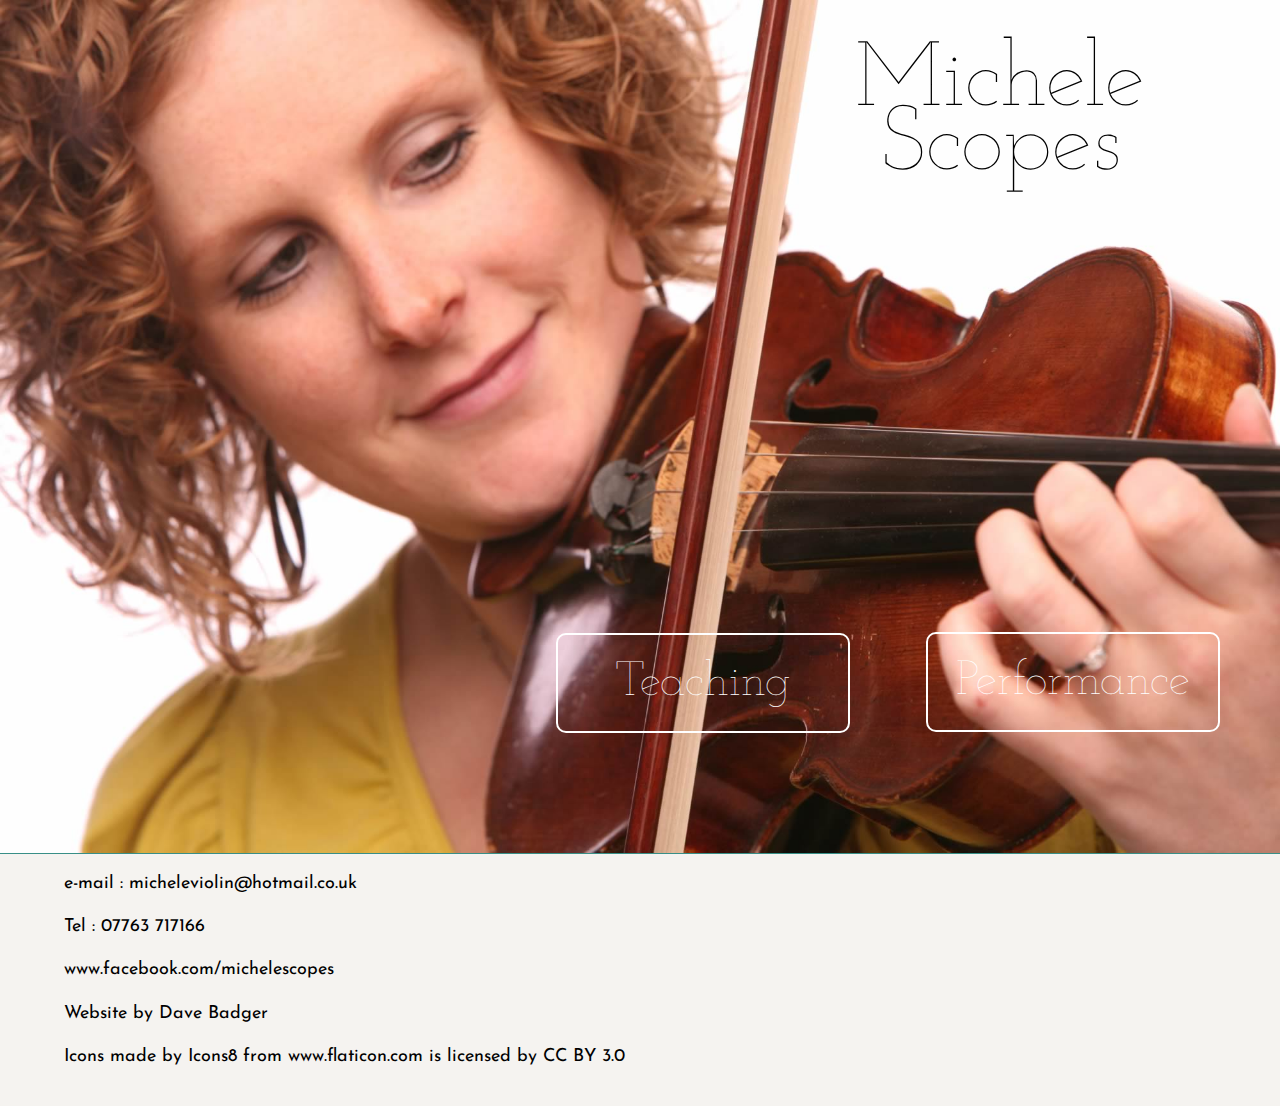
<file: index.html>
<DOCTYPE! html>
	<html>
		<head>
			<link rel="stylesheet" href="normalize.css"/>
			<link rel="stylesheet" href="style.css"/>
			<link href='http://fonts.googleapis.com/css?family=Josefin+Sans|Josefin+Slab:100,300,400' rel='stylesheet' type='text/css'>

			<meta name="viewport" content="initial-scale=1"/>
			<meta charset="utf-8"/>
			<meta name="description" content="Michele Scopes - Violin teacher and performer - Brighton Hove Portslade"/>
			<title>Michele Scopes - Violin</title>
		</head>
		<body>
			<div class="container-land">
				<div class="landing-header">
					<h1>Michele Scopes</h1>
				</div>
				<div class="hero-image">
					<img src="images/Michele3.jpg"/>
				</div>
				<a href="teaching.html">
					<div class="button1">
						<h3>Teaching</h3>
					</div>
				</a>
				<a href="performance.html">
					<div class="button2">
						<h3>Performance<h3>
					</div>
				</a>
			</div>
		
		<footer>
			<div class="fcenter">
				<div class="footer">
					<a href="mailto:micheleviolin@hotmail.co.uk?subject=Teaching query">
					<p>e-mail : micheleviolin@hotmail.co.uk</p></a>
					<a href="tel:+447763717166">
					<p>Tel : 07763 717166</p></a>
					<a href="http://facebook.com/michelescopes" target="_blank">
					<p>www.facebook.com/michelescopes</p></a>
					<p>Website by <a href="mailto:thedrowners@hotmail.com?subject=website enquiry">Dave Badger</a></p>
					<p>Icons made by Icons8 from <a href="http://www.flaticon.com" title="Flaticon">www.flaticon.com</a>         is licensed by <a href="http://creativecommons.org/licenses/by/3.0/" title="Creative Commons BY 3.0">CC BY 3.0</a></p>
				</div>
				
			</div>
		</footer>

	</body>
	</html>
</file>
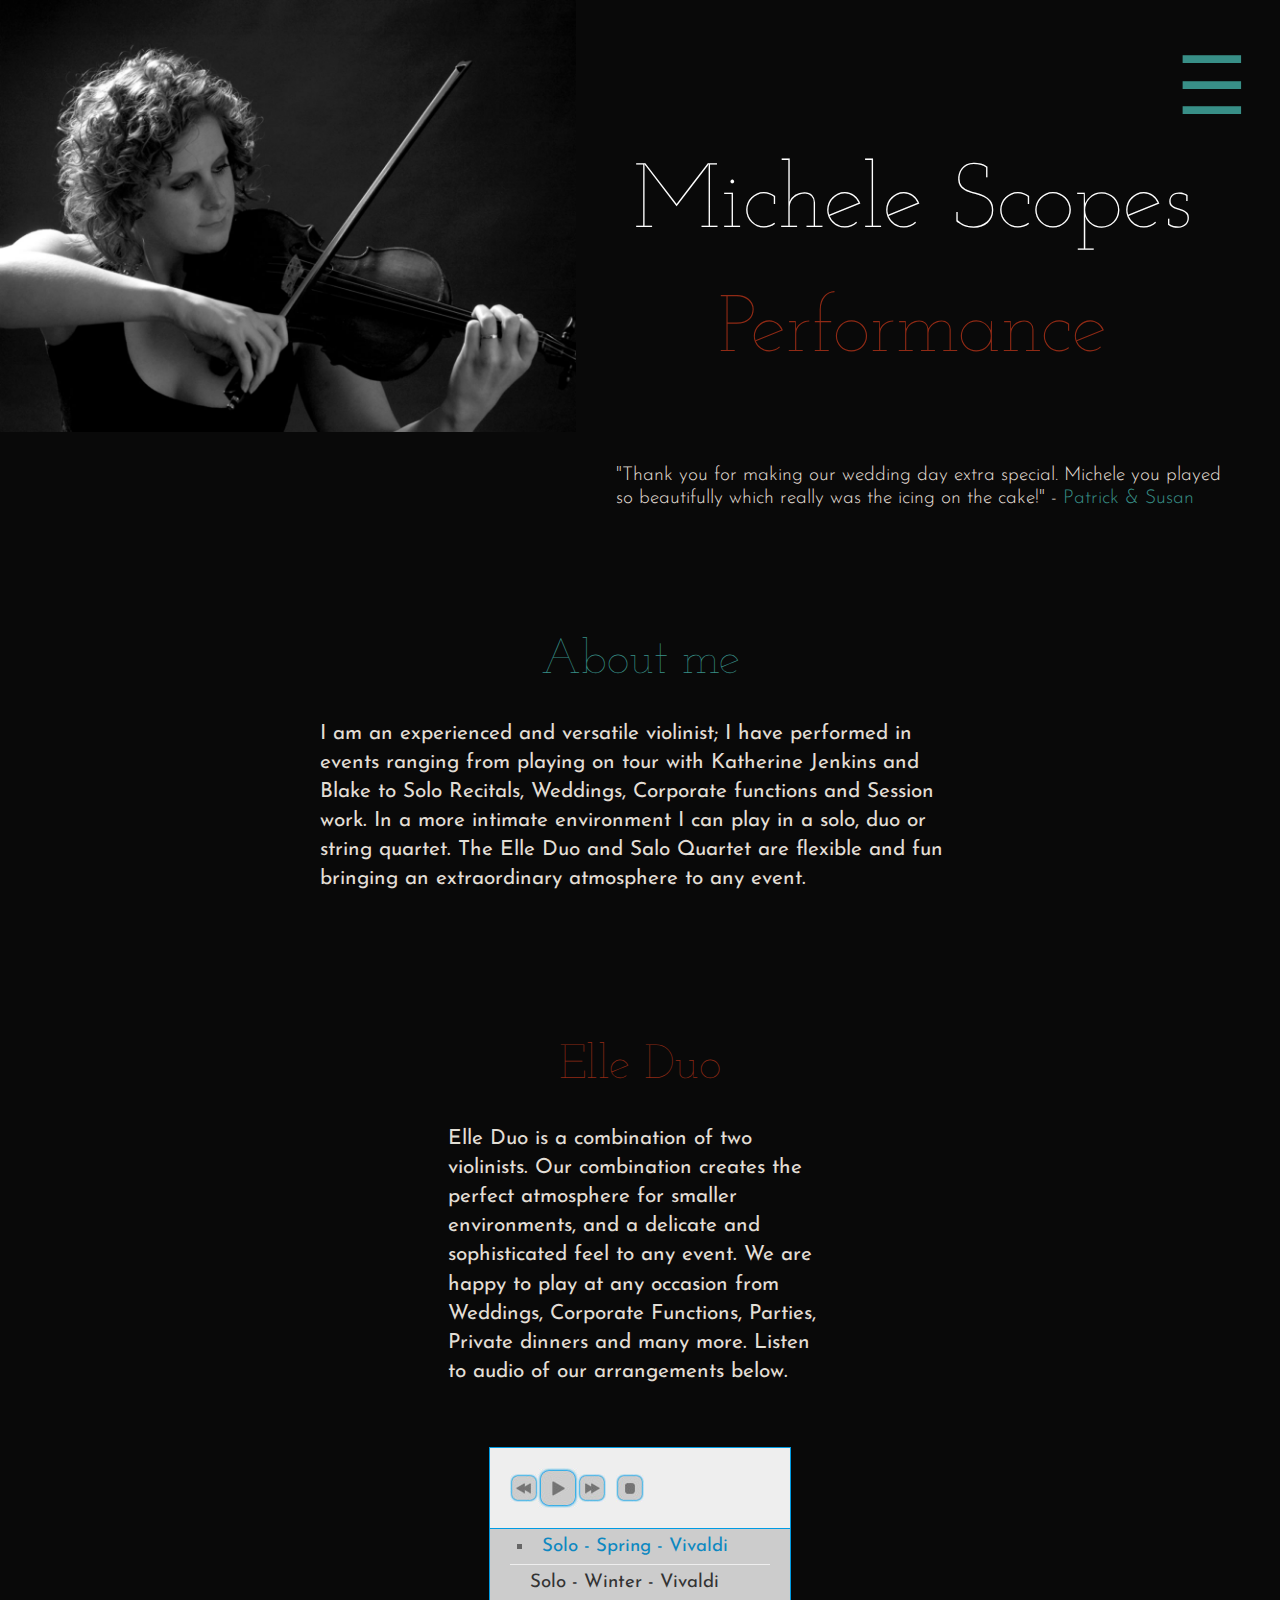
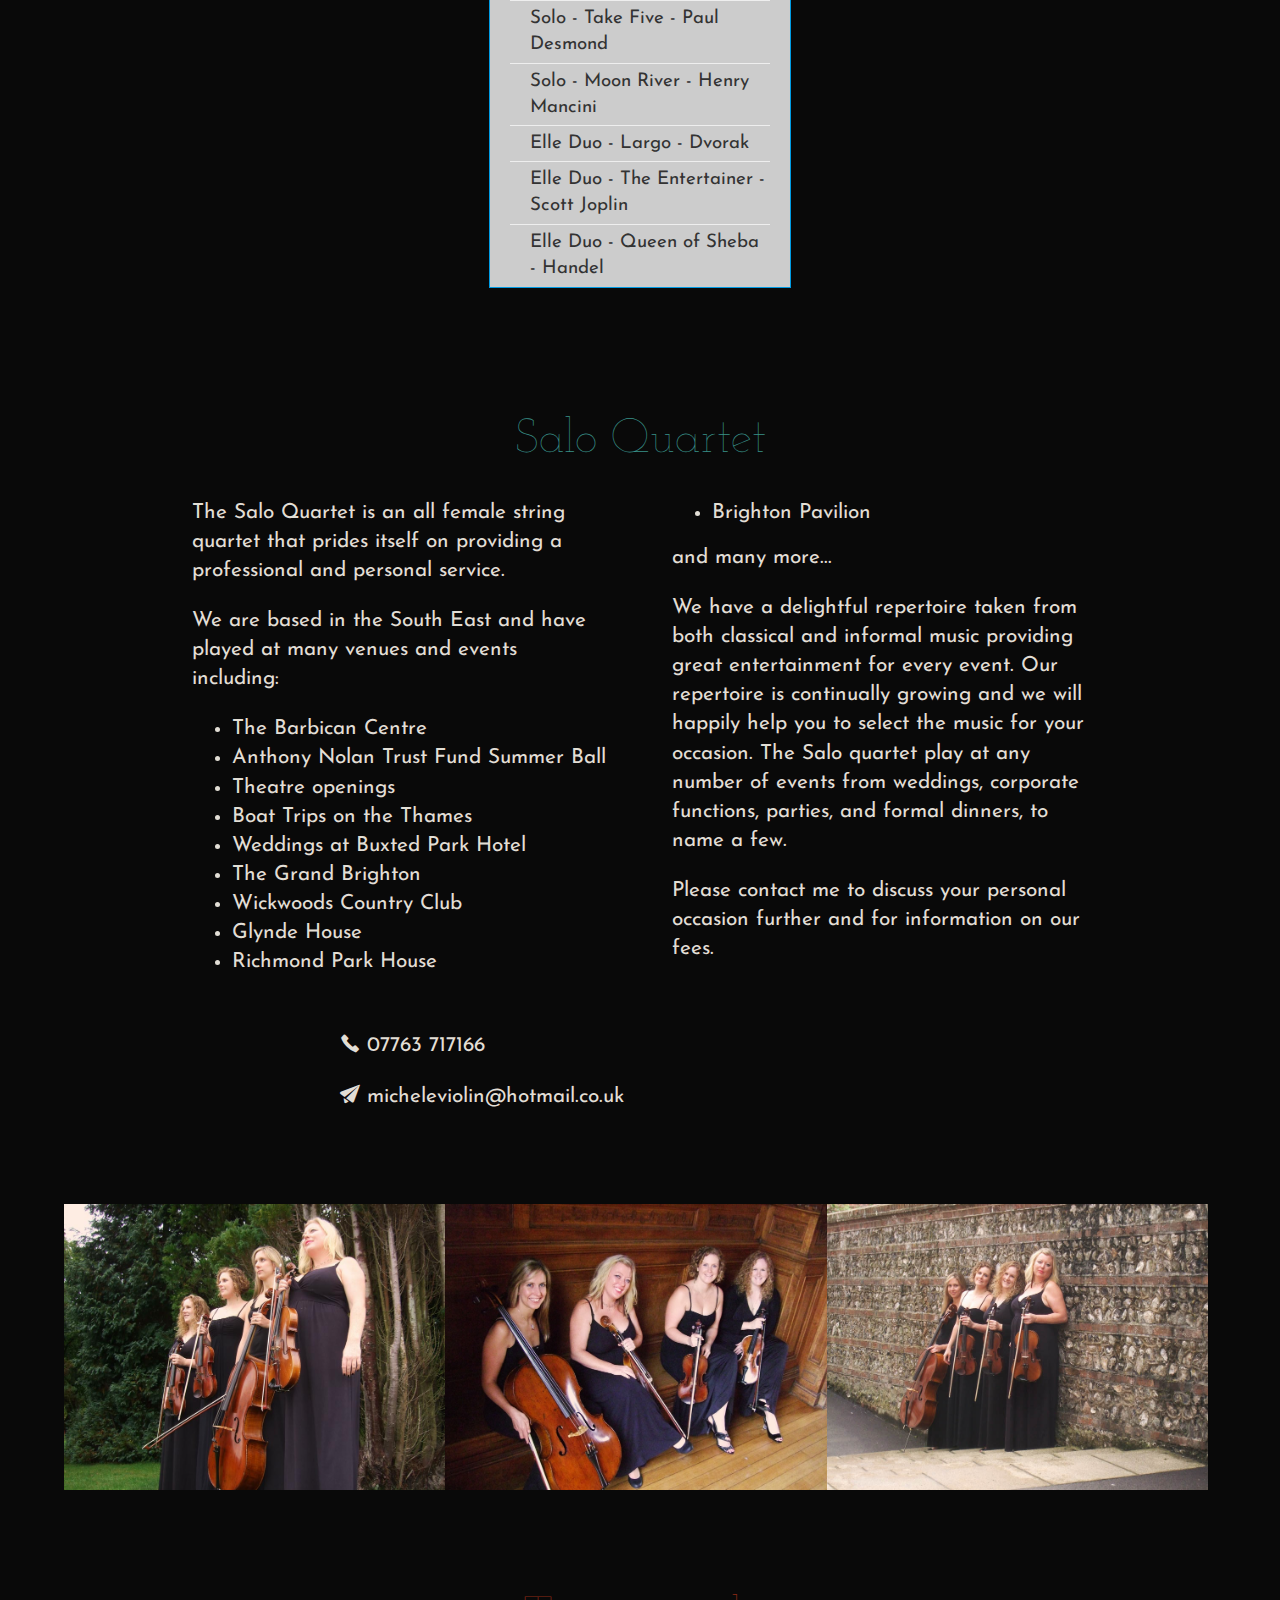
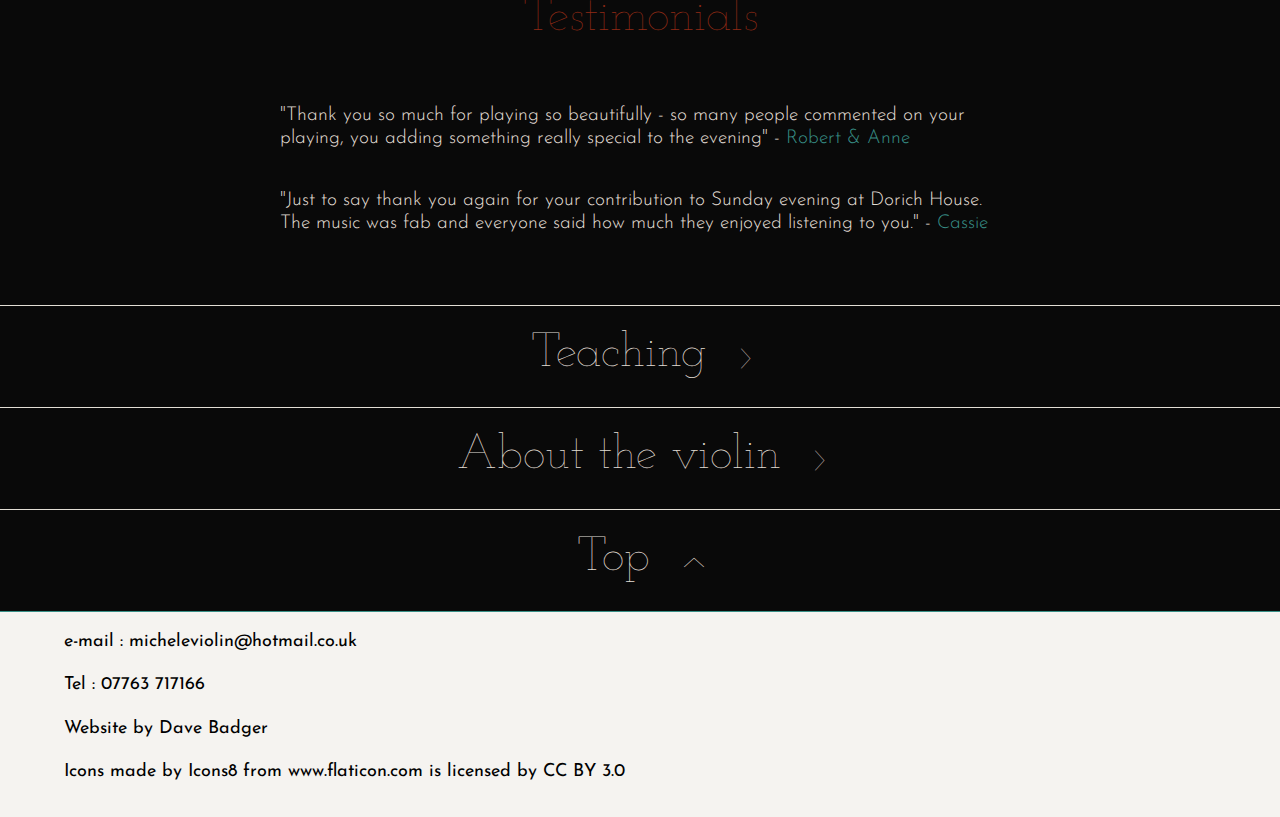
<file: performance.html>
<DOCTYPE! html>
	<html>
		<head>
			<link rel="stylesheet" href="normalize.css"/>
			<link rel="stylesheet" href="style.css"/>
			<link rel="stylesheet" type="text/css" href="flaticon.css">
			<link rel="stylesheet" href="jplayer/jplayerstyle.css"/>
			<link href='http://fonts.googleapis.com/css?family=Josefin+Sans|Josefin+Slab:100,300,400' rel='stylesheet' type='text/css'>
			<meta name="viewport" content="initial-scale=1"/>
			<meta charset="utf-8"/>
			<meta name="description" content="Michele Scopes - Violin performance - Brighton Hove Portslade"/>
			<title>Michele Scopes - Performance</title>
			<script src="jquery-1.11.0.min.js" type="text/javascript"/></script>
      <script src="jquery.localScroll.js" type="text/javascript"/></script>
      <script src="jquery.scrollTo.js" type="text/javascript"/></script>

      <script type="text/javascript">
      $(document).ready(function() {
        $('.menu').localScroll({duration:1300, offset:-120});
      });
      </script>


      <!---J Player scripts-->


      <script type="text/javascript" src="//code.jquery.com/jquery-1.11.1.min.js"></script>
	<script type="text/javascript" src="jplayer/jquery.jplayer.min.js"></script>
	<script type="text/javascript" src="jplayer/jplayer.playlist.min.js"></script>
	<script type="text/javascript" src="jplayer/jquery.jplayer.inspector.js"></script>
	
      <script type="text/javascript">
//<![CDATA[
      $(document).ready(function(){

	new jPlayerPlaylist({
		jPlayer: "#jquery_jplayer_1",
		cssSelectorAncestor: "#jp_container_1"
	}, [
		{
			title:"Solo - Spring - Vivaldi",
			mp3:"audio/01 Track 01.mp3"
			
		},
		{
			title:"Solo - Winter - Vivaldi",
			mp3:"audio/02 Track 02.mp3"
		},
		{
			title:"Solo - Take Five - Paul Desmond",
			mp3:"audio/03 Track 03.mp3"
		},
		{
			title:"Solo - Moon River - Henry Mancini",
			mp3:"audio/04 Track 04.mp3"
		},
		{
			title:"Elle Duo - Largo - Dvorak",
			mp3:"audio/05 Track 05.mp3"
		},
		{
			title:"Elle Duo - The Entertainer - Scott Joplin",
			mp3:"audio/06 Track 06.mp3"
		},
		{
			title:"Elle Duo - Queen of Sheba - Handel ",
			mp3:"audio/07 Track 07.mp3"
		},
		
	], {
		swfPath: "../js",
		supplied: "oga, mp3",
		wmode: "window",
		smoothPlayBar: true,
		keyEnabled: true
	});

	$("#jplayer_inspector_1").jPlayerInspector({jPlayer:$("#jquery_jplayer_1")});
});
//]]>
</script>

<!--end of jplayer scripts-->
		</head>
		<body class="black">
			<div class="container black">
				<div class="menu"><a id="top"><a href="#link"><h2>&#9776</h2></a></a></div>
				<div class="teaching-image full">
					<img src="images/Michele18.jpg"/>
				</div>
				<div class="titles main">
					<a href="index.html"><h1>Michele Scopes</h1></a>
					<h2><span style="color:#902a15">Performance</span></h2>
				</div>
				<div class="topquote">
						<blockquote><span style="color:#e2ded5">"Thank you for making our wedding day extra special. Michele you played so beautifully which really was the icing on the cake!" -</span> <span style="color:#388f87">Patrick & Susan </span></blockquote>
						</div>
			
				
				<div class="titles perf">
				<h3>About me</h3>
			</div>
				<div class="p-box first half">
					<p>I am an experienced and versatile violinist; I have performed in events ranging from playing on tour with Katherine Jenkins and Blake to Solo Recitals, Weddings, Corporate functions and Session work. 
In a more intimate environment I can play in a solo, duo or string quartet. The Elle Duo and Salo Quartet are flexible and fun bringing an extraordinary atmosphere to any event.</p>
				</div>
				<div class="titles">
					
					<h3><span style="color:#902a15">Elle Duo</span></h3>
				</div>
				<div class="p-box single">
					<p>Elle Duo is a combination of two violinists. Our combination creates the perfect atmosphere for smaller environments, and a delicate and sophisticated feel to any event. We are happy to play at any occasion from Weddings, Corporate Functions, Parties, Private dinners and many more. Listen to audio of our arrangements below.</p>
				</div>

				<!--                 J Player                 -->

					<div id="jquery_jplayer_1" class="jp-jplayer"></div>

		<div id="jp_container_1" class="jp-audio">
			<div class="jp-type-playlist">
				<div class="jp-gui jp-interface">
					<ul class="jp-controls">
						<li><a href="javascript:;" class="jp-previous" tabindex="1">previous</a></li>
						<li><a href="javascript:;" class="jp-play" tabindex="1">play</a></li>
						<li><a href="javascript:;" class="jp-pause" tabindex="1">pause</a></li>
						<li><a href="javascript:;" class="jp-next" tabindex="1">next</a></li>
						<li><a href="javascript:;" class="jp-stop" tabindex="1">stop</a></li>
						
						
					</ul>
					
					
					
				</div>
				<div class="jp-playlist">
					<ul>
						<li></li>
					</ul>
				</div>
				<div class="jp-no-solution">
					<span>Update Required</span>
					To play the media you will need to either update your browser to a recent version or update your <a href="http://get.adobe.com/flashplayer/" target="_blank">Flash plugin</a>.
				</div>
			</div>
		</div>
					
				<!--             end of j player            -->
				
				
				<div class="titles">
					<h3>Salo Quartet</h3>
				</div>
				<div class="p-box">
					<p>The Salo Quartet is an all female string quartet that prides itself on providing a professional and personal service.</p><p> We are based in the South East and have played at many venues and events including:</p>
					<ul>
						<li>The Barbican Centre</li>
						<li>Anthony Nolan Trust Fund Summer Ball</li>
						<li>Theatre openings</li>
						<li>Boat Trips on the Thames</li> 
						<li>Weddings at Buxted Park Hotel</li>
						<li>The Grand Brighton</li>
						<li>Wickwoods Country Club</li>
						<li>Glynde House</li>
						<li>Richmond Park House</li>
						<li>Brighton Pavilion</li></ul>
						<p>and many more...</p>

<p>We have a delightful repertoire taken from both classical and informal music providing great entertainment for every event. Our repertoire is continually growing and we will happily help you to select the music for your occasion. The Salo quartet play at any number of events from weddings, corporate functions, parties, and formal dinners, to name a few.</p>

<p>Please contact me to discuss your personal occasion further and for information on our fees. </p>
				</div>
				<div class="p-box half">
					<p><i class="flaticon-phone369"></i>   07763 717166 </p>
					<a href="mailto:micheleviolin@hotmail.co.uk?subject=Teaching query">
					<p><span style="color:#e2ded5"><i class="flaticon-send4"></i>    micheleviolin@hotmail.co.uk</p></a></span>
				</div>
				<div class="twopics">
					<div class="salo-image">
						<img src="images/salo-quartet1.jpg"/>
					</div>
					<div class="salo-image">
						<img src="images/salo-quartet2.jpg"/>
					</div>
					<div class="salo-image">
						<img src="images/Salo-quartet4.jpg"/>
					</div>
				</div>
				<div class="titles">
					
					<h3><span style="color:#902a15">Testimonials</span></h3>
				</div>
				<div class="topquote">
						<blockquote><span style="color:#e2ded5">"Thank you so much for playing so beautifully - so many people commented on your playing, you adding something really special to the evening" -</span> <span style="color:#388f87">Robert & Anne </span></blockquote>
						<blockquote><span style="color:#e2ded5">"Just to say thank you again for your contribution to Sunday evening at Dorich House. The music was fab and everyone said how much they enjoyed listening to you." -</span> <span style="color:#388f87">Cassie </span></blockquote>
						</div>
			
				<div class="nav">
				<div class="link"><a id="link">
					<a href="teaching.html"><span style="color: white"><h3>Teaching <i class="flaticon-next15"></i></h3></span></a></a>
				</div>
				<div class="link">
					<a href="violin.html"><h3>About the violin <i class="flaticon-next15"></i></h3></a>
				</div>
				<div class="link">
					<a href="#top"><h3>Top <i class="flaticon-collapse3"></i> </h3></a>
				</div>
			</div>
			</div>
			<footer>
			<div class="fcenter white">
				<div class="footer border">
					<a href="mailto:micheleviolin@hotmail.co.uk?subject=Teaching query">
					<p>e-mail : micheleviolin@hotmail.co.uk</p></a>
					<p>Tel : 07763 717166</p>
					<p>Website by <a href="mailto:thedrowners@hotmail.com?subject=website enquiry">Dave Badger</a></p>
					<p>Icons made by Icons8 from <a href="http://www.flaticon.com" title="Flaticon">www.flaticon.com</a>         is licensed by <a href="http://creativecommons.org/licenses/by/3.0/" title="Creative Commons BY 3.0">CC BY 3.0</a></p>
				</div>
				
			</div>
		</footer>

		</body>
		</html>
</file>
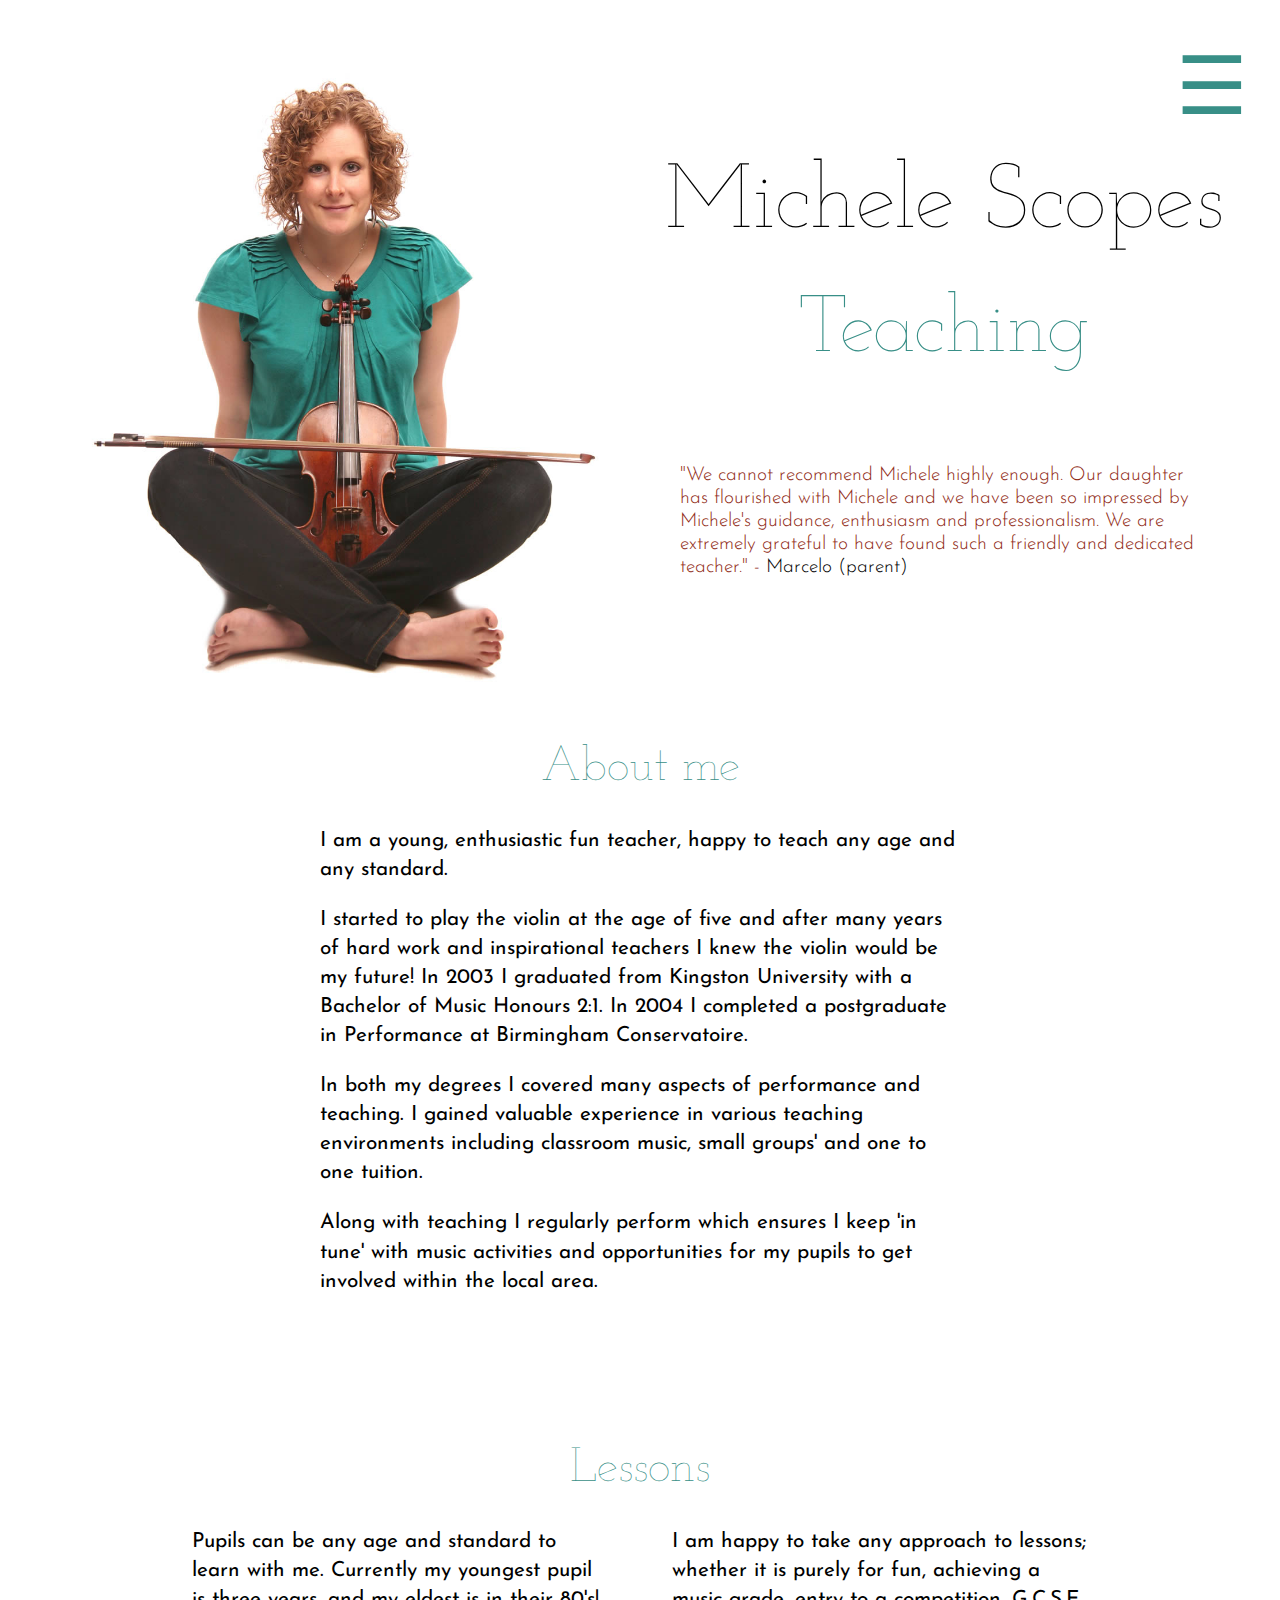
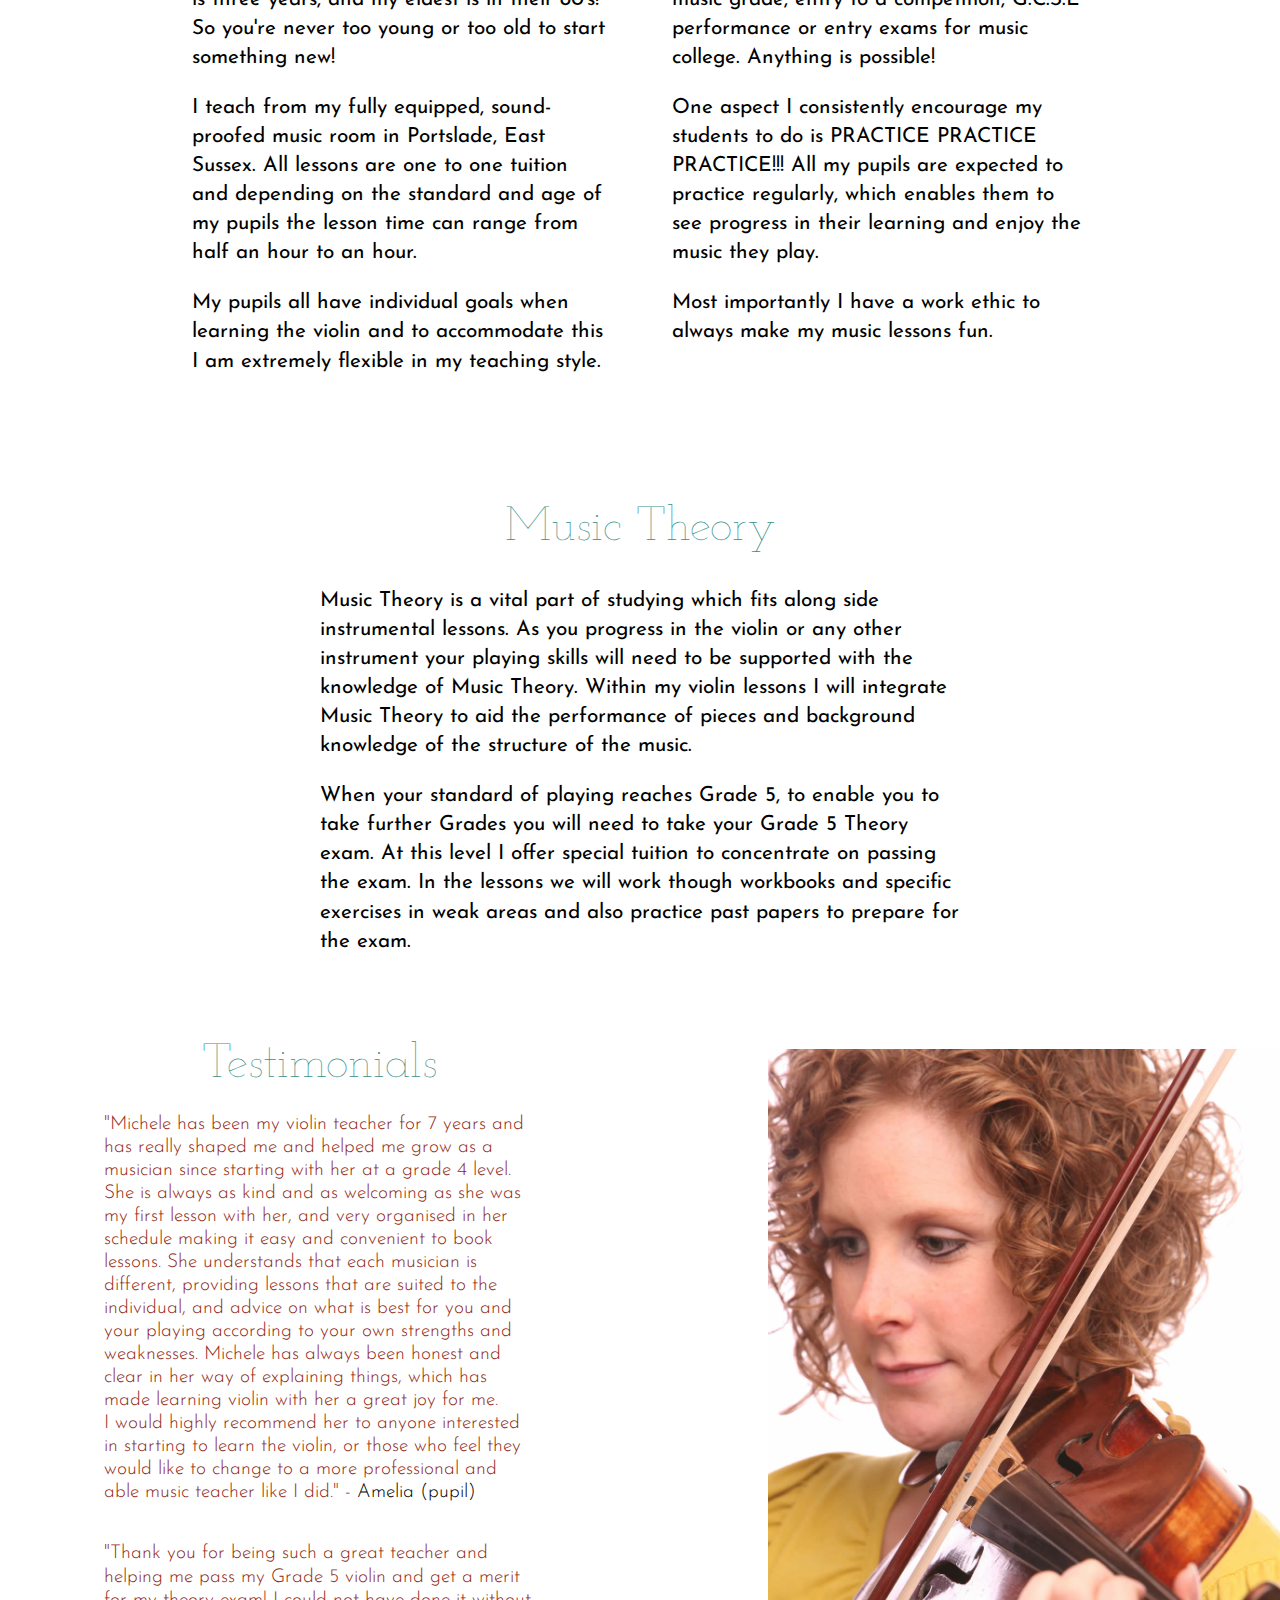
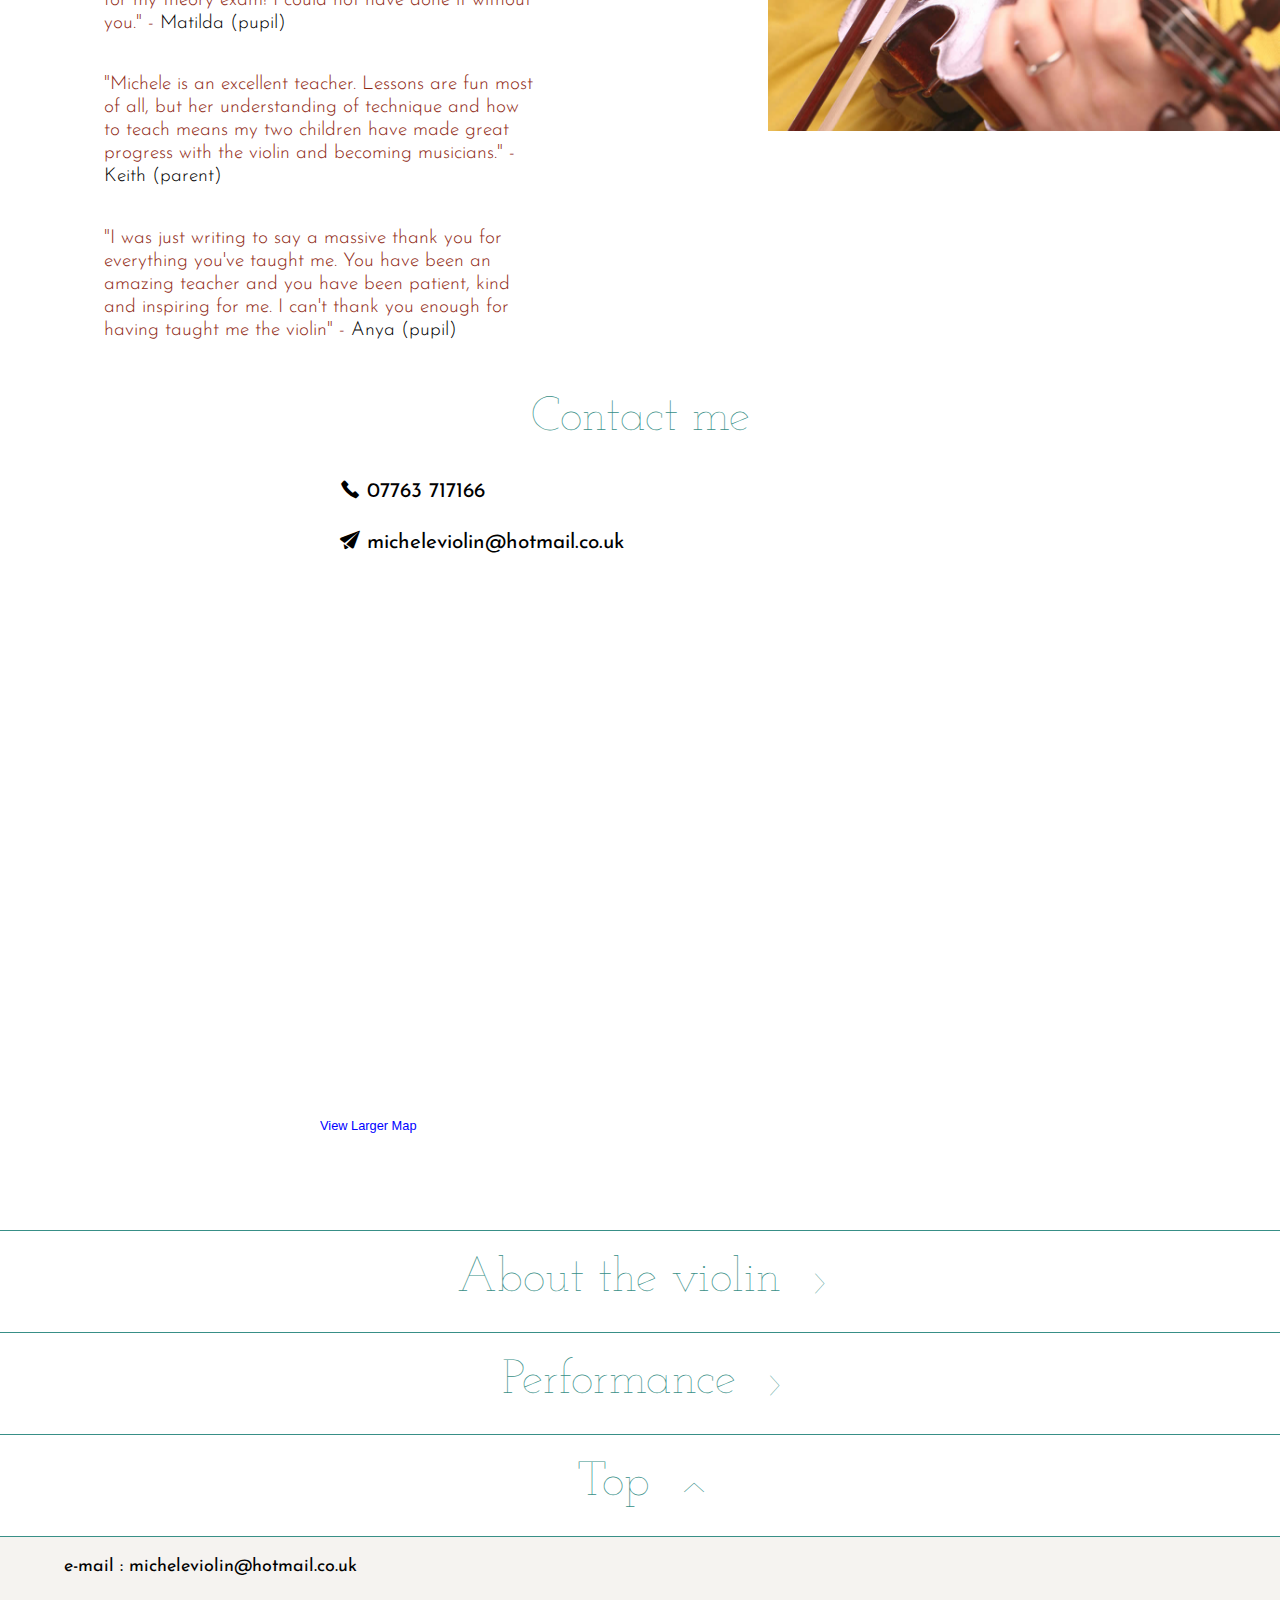
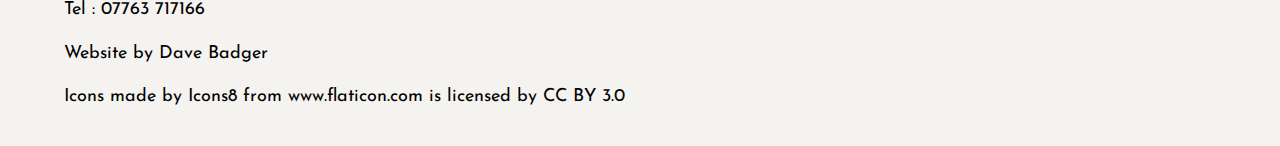
<file: teaching.html>
<DOCTYPE! html>
	<html>
		<head>
			<link rel="stylesheet" href="normalize.css"/>
			<link rel="stylesheet" href="style.css"/>
			<link rel="stylesheet" type="text/css" href="flaticon.css">
			<link href='http://fonts.googleapis.com/css?family=Josefin+Sans|Josefin+Slab:100,300,400' rel='stylesheet' type='text/css'>
			<meta name="viewport" content="initial-scale=1"/>
			<meta charset="utf-8"/>
			<meta name="description" content="Michele Scopes - Violin teacher- Brighton Hove Portslade"/>
			<title>Michele Scopes - Teaching</title>
			<script src="jquery-1.11.0.min.js" type="text/javascript"/></script>
      <script src="jquery.localScroll.js" type="text/javascript"/></script>
      <script src="jquery.scrollTo.js" type="text/javascript"/></script>

      <script type="text/javascript">
      $(document).ready(function() {
        $('.menu').localScroll({duration:1300, offset:-120});
      });
      </script>
		</head>
		<body>
			<div class="container">
				<div class="menu"><a href="#link"><h2>&#9776</h2></a></div>
				<div class="toptwo"><a id="top">
					<div class="teaching-image">
						<img src="images/Michele7.jpg"/>
					</div>
					<div class="titles main">
						<a href="index.html"><h1>Michele Scopes</h1></a>
						<h2>Teaching</h2>
						<div class="topquote">
						<blockquote>"We cannot recommend Michele highly enough. Our daughter has flourished with Michele and we have been so impressed by Michele's guidance, enthusiasm and professionalism. We are extremely grateful to have found such a friendly and dedicated teacher." - <span style="color: black">Marcelo (parent)</span></blockquote>
						</div>
					</div>
				</div></a>
			<div class="titles first">
				<h3>About me</h3>
			</div>
				<div class="p-box first half">
				
				<p>I am a young, enthusiastic fun teacher, happy to teach any age and any standard.</p>
				<p>I started to play the violin at the age of five and after many years of hard work and inspirational teachers I knew the violin would be my future!
				In 2003 I graduated from Kingston University with a Bachelor of Music Honours 2:1.
				In 2004 I completed a postgraduate in Performance at Birmingham Conservatoire.</p>
				<p>In both my degrees I covered many aspects of performance and teaching. I gained valuable experience in various teaching environments including classroom music, small groups&#39 and one to one tuition.</p>
				<p>Along with teaching I regularly perform which ensures I keep &#39in tune&#39 with music activities and opportunities for my pupils to get involved within the local area.</p>
			</div>

			<div class="titles">
				<h3>Lessons</h3>
			</div>	
			<div class="p-box 2-column">
					<p>Pupils can be any age and standard to learn with me. Currently my youngest pupil is three years, and my eldest is in their 80&#39s! So you&#39re never too young or too old to start something new!</p>
					<p>I teach from my fully equipped, sound-proofed music room in Portslade, East Sussex. All lessons are one to one tuition and depending on the standard and age of my pupils the lesson time can range from half an hour to an hour.</p>
					<p>My pupils all have individual goals when learning the violin and to accommodate this I am extremely flexible in my teaching style. I am happy to take any approach to lessons; whether it is purely for fun, achieving a music grade, entry to a competition, G.C.S.E performance or entry exams for music college. Anything is possible!</p>
					<p>One aspect I consistently encourage my students to do is PRACTICE PRACTICE PRACTICE!!! All my pupils are expected to practice regularly, which enables them to see progress in their learning and enjoy the music they play. </p>
					<p>Most importantly I have a work ethic to always make my music lessons fun. </p>
				</div>
				
				<div class="titles">
					<h3>Music Theory</h3>
				</div>
				<div class="p-box half">
					<p>Music Theory is a vital part of studying which fits along side instrumental lessons. As you progress in the violin or any other instrument your playing skills will need to be supported with the knowledge of Music Theory. Within my violin lessons I will integrate Music Theory to aid the performance of pieces and background knowledge of the structure of the music.</p>
					<p>When your standard of playing reaches Grade 5, to enable you to take further Grades you will need to take your Grade 5 Theory exam.  At this level I offer special tuition to concentrate on passing the exam. In the lessons we will work though workbooks and specific exercises in weak areas and also practice past papers to prepare for the exam.</p>
				</div>
				
				<div class="left">
					<div class="titles test">
						
						<h3>Testimonials</h3>
					</div>
				
						<blockquote>"Michele has been my violin teacher for 7 years and has really shaped me and helped me grow as a musician since starting with her at a grade 4 level.<br>She is always as kind and as welcoming as she was my first lesson with her, and very organised in her schedule making it easy and convenient to book lessons. She understands that each musician is different, providing lessons that are suited to the individual, and advice on what is best for you and your playing according to your own strengths and weaknesses. Michele has always been honest and clear in her way of explaining things, which has made learning violin with her a great joy for me.<br>I would highly recommend her to anyone interested in starting to learn the violin, or those who feel they would like to change to a more professional and able music teacher like I did." - <span style="color: black">Amelia (pupil)</span></blockquote>
						<blockquote>"Thank you for being such a great teacher and helping me pass my Grade 5 violin and get a merit for my theory exam! I could not have done it without you." - <span style="color: black">Matilda (pupil) </span></blockquote>
						<blockquote>"Michele is an excellent teacher. Lessons are fun most of all, but her understanding of technique and how to teach means my two children have made great progress with the violin and becoming musicians." - <span style="color: black">Keith (parent)</span></blockquote>
						<blockquote class="last">"I was just writing to say a massive thank you for everything you've taught me. You have been an amazing teacher and you have been patient, kind and inspiring for me. I can't thank you enough for having taught me the violin" - <span style="color: black">Anya (pupil) </span></blockquote>
				

				</div>
				<div class="right not-mobile">
					<img src="images/Michele2.jpg"/>
				</div>
				<section>
				<div class="titles first">
					<h3>Contact me</h3>
				</div>
				<div class="p-box half">
					<p><i class="flaticon-phone369"></i>   07763 717166 </p>
					<a href="mailto:micheleviolin@hotmail.co.uk?subject=Teaching query">
					<p><i class="flaticon-send4"></i>     micheleviolin@hotmail.co.uk</p></a>
				</div>
				<div class="google-map">
					
					<iframe width="425" height="350" frameborder="0" scrolling="false" marginheight="0" marginwidth="0" src="https://maps.google.com/maps?f=q&amp;source=s_q&amp;hl=en-US&amp;geocode=&amp;q=+Applesham+Way+Portslade+Brighton,+The+City+of+Brighton+and+Hove+BN41+2LP&amp;aq=&amp;sll=50.841395,-0.221829&amp;sspn=0.007872,0.01929&amp;gl=GB&amp;ie=UTF8&amp;hq=&amp;hnear=Applesham+Way,+Portslade,+Brighton+BN41+2LN,+United+Kingdom&amp;ll=50.841395,-0.221829&amp;spn=0.007873,0.01929&amp;t=m&amp;z=14&amp;output=embed"></iframe><br /><small><a href="https://maps.google.com/maps?f=q&amp;source=embed&amp;hl=en-US&amp;geocode=&amp;q=+Applesham+Way+Portslade+Brighton,+The+City+of+Brighton+and+Hove+BN41+2LP&amp;aq=&amp;sll=50.841395,-0.221829&amp;sspn=0.007872,0.01929&amp;gl=GB&amp;ie=UTF8&amp;hq=&amp;hnear=Applesham+Way,+Portslade,+Brighton+BN41+2LN,+United+Kingdom&amp;ll=50.841395,-0.221829&amp;spn=0.007873,0.01929&amp;t=m&amp;z=14" style="color:#0000FF;text-align:left">View Larger Map</a></small>
				</div>
			<div class="nav">
				<div class="link"><a id="link">
					<a href="violin.html"><h3>About the violin <i class="flaticon-next15"></i></h3></a></a>
				</div>
				<div class="link">
					<a href="performance.html"><h3>Performance <i class="flaticon-next15"></i></h3></a>
				</div>
				<div class="link">
					<a href="#top"><h3>Top <i class="flaticon-collapse3"></i> </h3></a>
				</div>
			</div>
		</div>
			<footer>
			<div class="fcenter">
				<div class="footer border">
					<a href="mailto:micheleviolin@hotmail.co.uk?subject=Teaching query">
					<p>e-mail : micheleviolin@hotmail.co.uk</p></a>
					<p>Tel : 07763 717166</p>
					<p>Website by <a href="mailto:thedrowners@hotmail.com?subject=website enquiry">Dave Badger</a></p>
					<p>Icons made by Icons8 from <a href="http://www.flaticon.com" title="Flaticon">www.flaticon.com</a>         is licensed by <a href="http://creativecommons.org/licenses/by/3.0/" title="Creative Commons BY 3.0">CC BY 3.0</a></p>
				</div>
				
			</div>
		</footer>
		</body>
	</html>
</file>
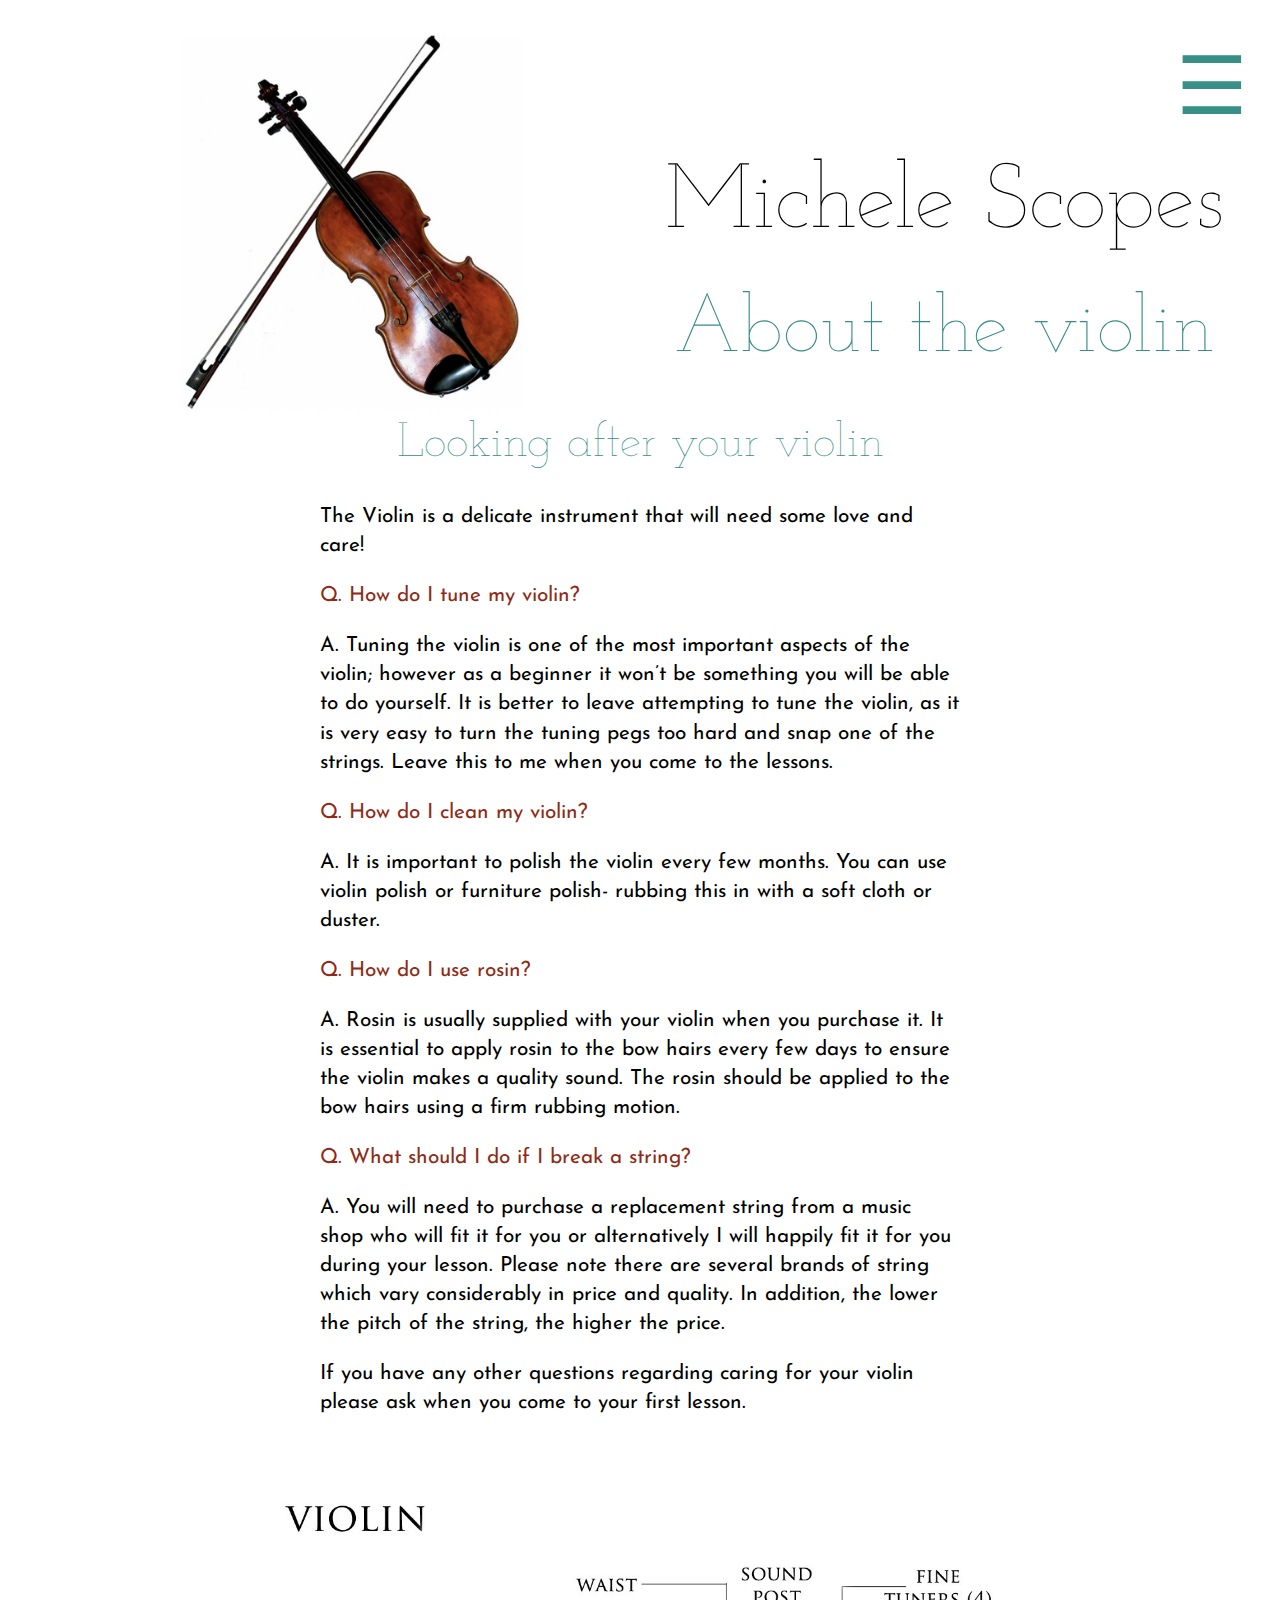
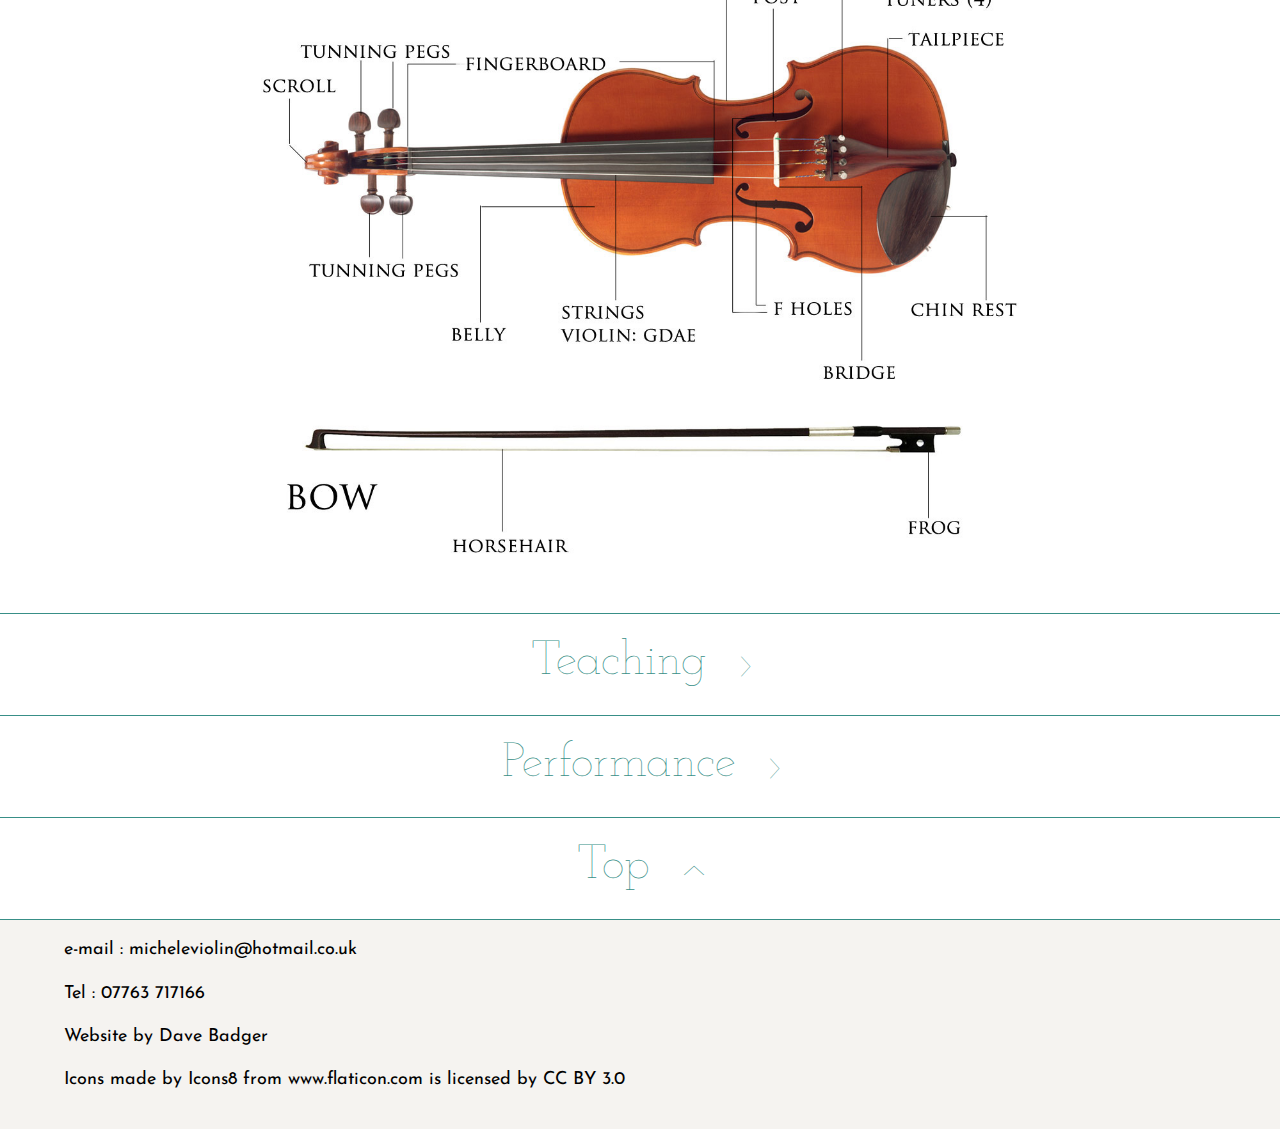
<file: violin.html>
<DOCTYPE! html>
	<html>
		<head>
			<link rel="stylesheet" href="normalize.css"/>
			<link rel="stylesheet" href="style.css"/>
			<link rel="stylesheet" type="text/css" href="flaticon.css">
			<link href='http://fonts.googleapis.com/css?family=Josefin+Sans|Josefin+Slab:100,300,400' rel='stylesheet' type='text/css'>
			<meta name="viewport" content="initial-scale=1"/>
			<meta charset="utf-8"/>
			<meta name="description" content="Michele Scopes - Violin - Brighton Hove Portslade"/>
			<title>Michele Scopes - About the violin</title>
			<script src="jquery-1.11.0.min.js" type="text/javascript"/></script>
      <script src="jquery.localScroll.js" type="text/javascript"/></script>
      <script src="jquery.scrollTo.js" type="text/javascript"/></script>

      <script type="text/javascript">
      $(document).ready(function() {
        $('.menu').localScroll({duration:1300, offset:-120});
      });
      </script>
		</head>
		<body>
			<div class="container">
				<div class="menu"><a href="#link"><h2>&#9776</h2></a></div>
				<div class="toptwo"><a id="two">
					<div class="teaching-image">
						<img src="images/violin1.jpg"/>
					</div>
					<div class="titles main">
						<a href="index.html"><h1>Michele Scopes</h1></a>
						<h2>About the violin </h2>
					</div>
				</div></a>
			<div class="titles first">
				<h3>Looking after your violin</h3>
			</div>
			<div class="p-box first half">
				<p>The Violin is a delicate instrument that will need some love and care! </p>
				<p><span style="color:#902a15">Q. How do I tune my violin?</span></p>
				<p> A. Tuning the violin is one of the most important aspects of the violin; however as a beginner it won’t be something you will be able to do yourself. It is better to leave attempting to tune the violin, as it is very easy to turn the tuning pegs too hard and snap one of the strings. Leave this to me when you come to the lessons.</p>
				<p><span style="color:#902a15">Q. How do I clean my violin? </span></p>
				<p>A. It is important to polish the violin every few months. You can use violin polish or furniture polish- rubbing this in with a soft cloth or duster.</p>
				<p><span style="color:#902a15">Q. How do I use rosin?</span> </p>
				<p>A. Rosin is usually supplied with your violin when you purchase it. It is essential to apply rosin to the bow hairs every few days to ensure the violin makes a quality sound. The rosin should be applied to the bow hairs using a firm rubbing motion. </p>
				<p><span style="color:#902a15">Q. What should I do if I break a string? </span></p>
				<p>A. You will need to purchase a replacement string from a music shop who will fit it for you or alternatively I will happily fit it for you during your lesson.  Please note there are several brands of string which vary considerably in price and quality. In addition, the lower the pitch of the string, the higher the price. </p>
				<p>If you have any other questions regarding caring for your violin please ask when you come to your first lesson.</p>
			</div>
			<div class="vimage">
				<img src="images/Violin-parts.jpg"/>
			</div>
			<div class="nav">
			<div class="link"><a id="link">
					<a href="teaching.html"><span style="color:#902a15"><h3>Teaching <i class="flaticon-next15"></i></h3></span></a></a>
				</div>
			<div class="link">
					<a href="performance.html"><h3>Performance <i class="flaticon-next15"></i></h3></a>
			</div>
			<div class="link">
					<a href="#top"><h3>Top <i class="flaticon-collapse3"></i> </h3></a>
				</div>
			</div>
		</div>
		<footer>
			<div class="fcenter">
				<div class="footer">
					<a href="mailto:micheleviolin@hotmail.co.uk?subject=Teaching query">
					<p>e-mail : micheleviolin@hotmail.co.uk</p></a>
					<p>Tel : 07763 717166</p>
					<p>Website by <a href="mailto:thedrowners@hotmail.com?subject=website enquiry">Dave Badger</a></p>
					<p>Icons made by Icons8 from <a href="http://www.flaticon.com" title="Flaticon">www.flaticon.com</a>         is licensed by <a href="http://creativecommons.org/licenses/by/3.0/" title="Creative Commons BY 3.0">CC BY 3.0</a></p>
				</div>
				
			</div>
		</footer>

		</body>
	</html>
</file>
<file: style.css>
body {
	background-color: white;
	color:black;
}
footer {
	
	width: 100%;
	background-color: #f5f3f0;
	overflow: hidden;
	min-height:6em;
	padding-bottom: 1em;
	border-top:solid 1px #388f87;
}	

.container {
	width: 100%;
	padding: 0px;
	position: relative;

}
.container-land{
	width: 100%;
	padding: 0px;
	position: relative;

}
.menu {
	position: absolute;
	top:0;
	right:2em;
}
.black {
	background-color: #090909;
	color: #e2ded5;
}


.landing-header {
	padding-left: 0px;
	
}
.landing-header h1 {
	text-align: center;
}
.hero-image {
	width: 100%;
}

.hero-image img {
	width: 100%;
	margin-bottom: 20px;
}
p, li, footer{
	font-family: 'Josefin Sans', sans-serif;
font-style: normal;
font-weight: 400;
font-size: 18px;
text-transform: none;
text-decoration: none;
letter-spacing: 0em;
word-spacing: 0em;
line-height: 1.4;

}
h1 {
	font-family: 'Josefin Slab', serif;
	font-style: normal;
	font-weight: 100;
	font-size: 3em;
	text-transform: none;
	text-decoration: none;
	letter-spacing: 0em;
	word-spacing: 0em;
	line-height: 0.7em;
}
h2 {
	font-family: 'Josefin Slab', serif;
	font-style: normal;
	font-weight: 300;
	font-size: 2.6em;
	text-transform: none;
	text-decoration: none;
	letter-spacing: 0em;
	word-spacing: 0em;
	line-height: 0.7em;
	color:#388f87;
}
h3 {
	font-family: 'Josefin Slab', serif;
	font-style: normal;
	font-weight: 300;
	font-size: 1.8em;
	text-transform: none;
	text-decoration: none;
	letter-spacing: 0em;
	word-spacing: 0em;
	line-height: 0;

}
blockquote {
	font-family: 'Josefin Sans', sans-serif;
	font-style: bold;
	font-weight: 300;
	font-size: 1.1em;
	text-transform: none;
	text-decoration: none;
	letter-spacing: 0em;
	word-spacing: 0em;
	line-height: 1.2;
	color:#902a15;
	padding-left: 0em;
	padding-right: 0em;
	position: relative;
	margin-bottom: 2em;
	margin-top: 2em;

}

ul {
	text-decoration: none;
}
li {

}
.container h3 {
	color:#388f87;
}
.button1 {
	border-radius: 10px;
	color: black;
	border: solid 1px black;
	margin: auto;
	margin-bottom: 15px;
	width: 280px;
	text-align: center;
}
.button2 {
	border-radius: 10px;
	color: black;
	border: solid 1px black;
	margin: auto;
	margin-bottom: 15px;
	width: 280px;
	text-align: center;
}
a {
	text-decoration: none;
	color: black;
}
.black a {
	color:white;
}
.white {
	color: black;
}
.white a {
	color: black;
}
.brown {
	color: #902a15;
}
.full {
	width: 100%;
}

.last {
	padding-bottom: 0em;
}
.picsheet {
	width:90%;
	margin:auto;
}
.picsheet img{
	width: 100%;
}
.audio-block {
	
	width: 300px;
	margin: auto;
	margin-top: 2em;
	margin-bottom: 5em;	
}
audio:active {
	text-decoration: none;
}
.fcenter {
	margin-top: 0em;
	margin-bottom: 0em;
	width: 90%;
	margin: auto;
}
.footer {
	width:100%

}
.footer p {
	font-size: 1em;
} 
.nav {
	margin-top: 2em;
	margin-bottom: 0em;
	width:100%;
}
a:visited, a:focus {
	text-decoration: none;
	outline: none;

}
a:active {
	text-decoration: none;
	outline: none;
}

/* --------------------Teacher page------------------------ */

.teaching-image {
	width: 70%;
	margin: auto;
}

.teaching-image img {
	width: 100%;
}
.topquote {
	margin-top: 2em;
	overflow: hidden;
	max-width: 800px;
	margin: auto;

}
.performance {
	padding-left: 0em;
}
.p-box {
	width:80%;
	margin: auto;
	padding-bottom: 20px;
	padding-top: 10px;

}
.titles {
	width: 95%;
	margin: auto;
}
.titles h3 {
	text-align: center;
}
.titles h1 {
	text-align: center;
}
.titles h2 {
	text-align: center;
}
.not-mobile {
	display: none;
}
.first {
	padding-top: 10px;
}
.left {
	width:100%;
	
}
.link {
	clear: both;
	margin-bottom: 0em;
	margin-top: 0em;
	-moz-transition-property:background-color;
	-moz-transition-duration:0.4s;
}
.last h3{
	border-bottom: solid 1px;
}

.link h3{
	
	border-top: solid 1px ;
	
	margin: auto;
	padding:1em;
	text-align: center;
	-moz-transition-property: color;
	-moz-transition-duration: 0.6s;
}
.black .link h3 {
	color: #e2ded5;
}
.link:hover {
	background-color: #007367;
}
.link h3:hover {
	color:white;
}
.vimage {
	width:90%;
	margin: auto;
}
.vimage img {
	width:100%;
}
.google-map {
	width:80%;
	margin: auto;
	height: 300px;
	overflow: hidden;
	padding-bottom: 5em;
}
.google-map iframe {
	width: 100%;
	height:100%;
}
.twopics {
	
	display:none;
}
.salo-image img {
	width: 100;
}
.perf {
	padding-top: 2em;
	clear: both;
}
/* -------------------Media Queries ------------------------*/


@media screen and (min-width: 360px) {
	.hero-image img {
		margin-bottom: 30px;
	}
	.button1 {
		margin-bottom: 50px;
	}
	.google-map {
		width: 90%;
	}

}

/* ------------------------------------------------------------*/
@media screen and (min-width: 600px) {
	.p-box {
		width:70%;
	}
	.last {
		padding-bottom: 2em;
	}
	.left {
		width: 88%;
		margin: auto;
	}
}


/* ------------------------------------------------------------*/
@media screen and (min-width: 700px) {
	
	footer {
		padding-top: 1em;
	}
	
	h1 {
		font-size: 4em;
	}
	
	
	.p-box {
		width: 70%;
		padding-bottom: 40px;
	}
	blockquote {
		font-size: 1.2em;
	}
	.left {
		width: 65%;
	}
	.google-map {
		width: 80%;
		height: 500px;
	}
	.fblock {
		width:40%;
		float: left;
		margin-left: 5em;
	}
	.vimage {
		width:85%;
	}
}
/* ---------------------------------------------------------------*/
@media screen and (min-width:900px) {
		.landing-header {
		position: absolute;
		top: -10px;
		right:30px;
		width:360px;
		text-align: left;
		
	}
	.hero-image {
		height: auto;

	}
	.hero-image img {
		margin-bottom: 0px;
	}

	h1 {
		font-size: 4.6em;
	}
	h2 {
		font-size: 3.7em;
		font-weight: 100;
	}
	h3 {
		font-size: 2.3em;
		font-weight: 100;
	}
	p, li {
		font-size: 1.2em;
		margin-top: 0;
	}
	blockquote {
		font-size: 1.2em;
	}
	.button1, .button2 {
		position: absolute;
		color: white;
		border: solid 2px white;
		width: 290px;
	}
	.button1 {
		right:300px;
		bottom: 10px;
	}
	.button2 {
		right:40px;
		bottom:45px;
	}
	.button1, .button2 {
		
		bottom:70px;
	}
	.button1 {
		right:430px;
	}
	.button2 {
		bottom:106px;
	}
	.teaching-image {
		width:45%;
		float: left;
		margin-left:5%;
	}
	.full {
		margin-left: 0%;
	}
	
	.main {
		padding-top: 5em;
	}
	.first {
		clear: both;
	}
	.not-mobile {
		display: inline;
		float:right;
		width: 30%;
		margin-right: 0px;
		padding-top: 10px;
		margin-left: 0px;
		padding-bottom: 40px;
	}
	.p-box {
		-moz-column-count:3;
		-webkit-column-count:3;
		column-count:3;
		-moz-column-width:20em;
		-webkit-column-width:20em;
		column-width:20em;
		-moz-column-gap:4em;
		-webkit-column-gap:4em;
		column-gap:4em;
	}
	.footer {
		-moz-column-count:2;
		-webkit-column-count:2;
		column-count:2;
		-moz-column-width:40em;
		-webkit-column-width:40em;
		column-width:40em;
		-moz-column-gap:3em;
		-webkit-column-gap:3em;
		column-gap:3em;
	}
	.half {
		width: 50%;
	}
	.left {
		float: left;
		width:50%;
		padding-left: 4em;
		margin-top: 0em;
	}
	.right {
		float: right;
		padding-top: 7em;
		width:40%;
	}
	.right img {
		width: 100%;
	}
	.2-column {
		-moz-column-count:2;
		-webkit-column-count:2;
		column-count:2;
		-moz-column-width:350px;
		-webkit-column-width:350px;
		column-width:350px;
		width: 50%;
	}
	.single {
		width:30%;
	}
	.google-map {
		width:65%;
	}
	.twopics {
		display: inherit;
		position: relative;
		width:90%;
		margin: auto;
		overflow: hidden;
		margin-top: 3em;
		clear: both;
		margin-bottom: 5em;
	
	}
	.salo-image {
		width:33.1%;
		float: left;
		overflow: hidden;

	}
	.salo-image img {
		width: 100%;
	}
	.vimage {
		width:75%;
	}
	.picsheet {
		width:45%;
	}
	

	

	
}
/* ------------------------------------------------------------------*/
@media screen and (min-width: 1200px) {
	.landing-header{
		width:500px;
	}
	h1 {
		font-size: 5.7em;
	}
	h2 {
		font-size: 5em;
	}
	h3 {
		font-size: 3em;
	}
	p, li {
		font-size: 1.3em;
	}
	blockquote {
		font-size: 1.2em;
	}
	.container-land {
		max-height: 960px;
		overflow: hidden;
	}
	.button2 {
		right: 60px;
	}

	.google-map {
		width:50%;
	}
	.titles {
		padding-top: 4em;
	}
	.titles.test {
		padding-top: 0em;
	}
	.titles.first {
		padding-top: 0em;
	}
	.main {
		padding-top: 7em;
	}
	.left {
		width:40%;
	}
	.right {
		padding-top: 2em;
	}
	.vimage {
		width:60%;
	}
	.twopics {
		margin-top: 2em;
		margin-bottom: 1em;
	}
}
/* --------------------------------------------------------------------*/
@media screen and (min-width:1600px) {
	h1 {
		font-size: 7.4em;
	}
	p, li {
		font-size: 1.2em;
	}
	.right {
		width: 32%;
	}
	.left {
		padding-left: 8em;
	}
	.main {
		padding-top: 120px;
	}
	.topquote {
		margin-top: 5em;
	}
	.vimage {
		width:50%;
	}
}
</file>
<file: flaticon.css>
@font-face {
	font-family: "Flaticon";
	src: url("flaticon.eot");
	src: url("flaticon.eot#iefix") format("embedded-opentype"),
	url("flaticon.woff") format("woff"),
	url("flaticon.ttf") format("truetype"),
	url("flaticon.svg") format("svg");
	font-weight: normal;
	font-style: normal;
}
[class^="flaticon-"]:before, [class*=" flaticon-"]:before,
[class^="flaticon-"]:after, [class*=" flaticon-"]:after {   
	font-family: Flaticon;
        font-size: 20px;
font-style: normal;
margin-left: 20px;
}.flaticon-arrow487:before {
	content: "\e000";
}
.flaticon-close13:before {
	content: "\e001";
}
.flaticon-collapse3:before {
	content: "\e002";
}
.flaticon-menu47:before {
	content: "\e003";
}
.flaticon-navigate6:before {
	content: "\e004";
}
.flaticon-next15:before {
	content: "\e005";
}
.flaticon-phone369:before {
	content: "\e006";
}
.flaticon-send4:before {
	content: "\e007";
}
</file>
<file: jplayer/jplayerstyle.css>
/*
 * Skin for jPlayer Plugin (jQuery JavaScript Library)
 * http://www.jplayer.org
 *
 * Skin Name: Blue Monday
 *
 * Copyright (c) 2010-2014 Happyworm Ltd
 * Licensed under the MIT license.
 *  - http://www.opensource.org/licenses/mit-license.php
 *
 * Author: Silvia Benvenuti
 * Skin Version: 4.4 (jPlayer 2.6.0)
 * Date: 1st April 2014
 */

div.jp-audio,
div.jp-audio-stream,
div.jp-video {

	/* Edit the font-size to counteract inherited font sizing.
	 * Eg. 1.25em = 1 / 0.8em
	 */

	font-size:1.25em; /* 1.25em for testing in site pages */ /* No parent CSS that can effect the size in the demos ZIP */

	font-family:Verdana, Arial, sans-serif;
	line-height:1.6;
	color: #666;
	border:1px solid #009be3;
	background-color:#eee;
}
div.jp-audio {
	width:300px;
	margin: auto;
	margin-bottom: 2em;
}
div.jp-audio-stream {
	width:182px;
}
div.jp-video-270p {
	width:480px;
}
div.jp-video-360p {
	width:640px;
}
div.jp-video-full {
	/* Rules for IE6 (full-screen) */
	width:480px;
	height:270px;
	/* Rules for IE7 (full-screen) - Otherwise the relative container causes other page items that are not position:static (default) to appear over the video/gui. */
	position:static !important; position:relative;
}

/* The z-index rule is defined in this manner to enable Popcorn plugins that add overlays to video area. EG. Subtitles. */
div.jp-video-full div div {
	z-index:1000;
}

div.jp-video-full div.jp-jplayer {
	top: 0;
	left: 0;
	position: fixed !important; position: relative; /* Rules for IE6 (full-screen) */
	overflow: hidden;
}

div.jp-video-full div.jp-gui {
	position: fixed !important; position: static; /* Rules for IE6 (full-screen) */
	top: 0;
	left: 0;
	width:100%;
	height:100%;
	z-index:1001; /* 1 layer above the others. */
}

div.jp-video-full div.jp-interface {
	position: absolute !important; position: relative; /* Rules for IE6 (full-screen) */
	bottom: 0;
	left: 0;
}

div.jp-interface {
	position: relative;
	background-color:#eee;
	width:100%;
}

div.jp-audio div.jp-type-single div.jp-interface {
	height:80px;
}
div.jp-audio div.jp-type-playlist div.jp-interface {
	height:80px;
}

div.jp-audio-stream div.jp-type-single div.jp-interface {
	height:80px;
}

div.jp-video div.jp-interface {
	border-top:1px solid #009be3;
}

/* @group CONTROLS */

div.jp-controls-holder {
	clear: both;
	width:10px;
	margin:0 auto;
	position: relative;
	overflow:hidden;
	top:-8px; /* This negative value depends on the size of the text in jp-currentTime and jp-duration */
}

div.jp-interface ul.jp-controls {
	list-style-type:none;
	margin:0;
	padding: 0;
	overflow:hidden;
}

div.jp-audio ul.jp-controls {
	width: 280px;
	padding:20px 20px 0 20px;
}

div.jp-audio-stream ul.jp-controls {
	width: 142px;
	padding:20px 20px 0 20px;
}

div.jp-video div.jp-type-single ul.jp-controls {
	width: 78px;
	margin-left: 200px;
}

div.jp-video div.jp-type-playlist ul.jp-controls {
	width: 134px;
	margin-left: 172px;
}
div.jp-video ul.jp-controls,
div.jp-interface ul.jp-controls li {
	display:inline;
	float: left;
}

div.jp-interface ul.jp-controls a {
	display:block;
	overflow:hidden;
	text-indent:-9999px;
}
a.jp-play,
a.jp-pause {
	width:40px;
	height:40px;
}

a.jp-play {
	background: url("jplayer.blue.monday.jpg") 0 0 no-repeat;
}
a.jp-play:hover {
	background: url("jplayer.blue.monday.jpg") -41px 0 no-repeat;
}
a.jp-pause {
	background: url("jplayer.blue.monday.jpg") 0 -42px no-repeat;
	display: none;
}
a.jp-pause:hover {
	background: url("jplayer.blue.monday.jpg") -41px -42px no-repeat;
}

a.jp-stop, a.jp-previous, a.jp-next {
	width:28px;
	height:28px;
	margin-top:6px;
}

a.jp-stop {
	background: url("jplayer.blue.monday.jpg") 0 -83px no-repeat;
	margin-left:10px;
}

a.jp-stop:hover {
	background: url("jplayer.blue.monday.jpg") -29px -83px no-repeat;
}

a.jp-previous {
	background: url("jplayer.blue.monday.jpg") 0 -112px no-repeat;
}
a.jp-previous:hover {
	background: url("jplayer.blue.monday.jpg") -29px -112px no-repeat;
}

a.jp-next {
	background: url("jplayer.blue.monday.jpg") 0 -141px no-repeat;
}
a.jp-next:hover {
	background: url("jplayer.blue.monday.jpg") -29px -141px no-repeat;
}

/* @end */

/* @group progress bar */

div.jp-progress {
	overflow:hidden;
	background-color: #ddd;
}
div.jp-audio div.jp-progress {
	position: absolute;
	top:32px;
	height:15px;
}
div.jp-audio div.jp-type-single div.jp-progress {
	left:110px;
	width:186px;
}
div.jp-audio div.jp-type-playlist div.jp-progress {
	left:166px;
	width:130px;
}
div.jp-video div.jp-progress {
	top:0px;
	left:0px;
	width:100%;
	height:10px;
}
div.jp-seek-bar {
	background: url("jplayer.blue.monday.jpg") 0 -202px repeat-x;
	width:0px;
	height:100%;
	cursor: pointer;
}
div.jp-play-bar {
	background: url("jplayer.blue.monday.jpg") 0 -218px repeat-x ;
	width:0px;
	height:100%;
}

/* The seeking class is added/removed inside jPlayer */
div.jp-seeking-bg {
	background: url("jplayer.blue.monday.seeking.gif");
}

/* @end */

/* @group volume controls */


a.jp-mute,
a.jp-unmute,
a.jp-volume-max {
	width:18px;
	height:15px;
	margin-top:12px;
}

div.jp-audio div.jp-type-single a.jp-mute,
div.jp-audio div.jp-type-single a.jp-unmute {
	margin-left: 210px;	
}
div.jp-audio div.jp-type-playlist a.jp-mute,
div.jp-audio div.jp-type-playlist a.jp-unmute {
	margin-left: 154px;
}

div.jp-audio-stream div.jp-type-single a.jp-mute,
div.jp-audio-stream div.jp-type-single a.jp-unmute {
	margin-left:10px;
}

div.jp-audio a.jp-volume-max,
div.jp-audio-stream a.jp-volume-max {
	margin-left: 56px;	
}

div.jp-video a.jp-mute,
div.jp-video a.jp-unmute,
div.jp-video a.jp-volume-max {
	position: absolute;
	top:12px;
	margin-top:0;
}

div.jp-video a.jp-mute,
div.jp-video a.jp-unmute {
	left: 50px;
}

div.jp-video a.jp-volume-max {
	left: 134px;
}

a.jp-mute {
	background: url("jplayer.blue.monday.jpg") 0 -170px no-repeat;
}
a.jp-mute:hover {
	background: url("jplayer.blue.monday.jpg") -19px -170px no-repeat;
}
a.jp-unmute {
	background: url("jplayer.blue.monday.jpg") -60px -170px no-repeat;
	display: none;
}
a.jp-unmute:hover {
	background: url("jplayer.blue.monday.jpg") -79px -170px no-repeat;
}
a.jp-volume-max {
	background: url("jplayer.blue.monday.jpg") 0 -186px no-repeat;
}
a.jp-volume-max:hover {
	background: url("jplayer.blue.monday.jpg") -19px -186px no-repeat;
}

div.jp-volume-bar {
	position: absolute;
	overflow:hidden;
	background: url("jplayer.blue.monday.jpg") 0 -250px repeat-x;
	width:46px;
	height:5px;
	cursor: pointer;
}
div.jp-audio div.jp-volume-bar {
	top:37px;
	left:330px;
}
div.jp-audio-stream div.jp-volume-bar {
	top:37px;
	left:92px;
}
div.jp-video div.jp-volume-bar {
	top:17px;
	left:72px;
}
div.jp-volume-bar-value {
	background: url("jplayer.blue.monday.jpg") 0 -256px repeat-x;
	width:0px;
	height:5px;
}

/* @end */

/* @group current time and duration */

div.jp-audio div.jp-time-holder {
	position:absolute;
	top:50px;
}
div.jp-audio div.jp-type-single div.jp-time-holder {
	left:110px;
	width:186px;
}
div.jp-audio div.jp-type-playlist div.jp-time-holder {
	left:166px;
	width:130px;
}

div.jp-current-time,
div.jp-duration {
	width:60px;
	font-size:.64em;
	font-style:oblique;
}
div.jp-current-time {
	float: left;
	display:inline;
}
div.jp-duration {
	float: right;
	display:inline;
	text-align: right;
}

div.jp-video div.jp-current-time {
	margin-left:20px;
}
div.jp-video div.jp-duration {
	margin-right:20px;
}

/* @end */

/* @group playlist */

div.jp-details {
	font-weight:bold;
	text-align:center;
}

div.jp-details,
div.jp-playlist {
	width:100%;
	background-color:#ccc;
	border-top:1px solid #009be3;
}
div.jp-type-single div.jp-details,
div.jp-type-playlist div.jp-details,
div.jp-type-single div.jp-playlist {
	border-top:none;
}
div.jp-details ul,
div.jp-playlist ul {
	list-style-type:none;
	margin:0;
	padding:0 20px;
	font-size:.72em;
}

div.jp-details li {
	padding:5px 0;
	font-weight:bold;
}
div.jp-playlist li {
	padding:5px 0 4px 20px;
	border-bottom:1px solid #eee;
}

div.jp-playlist li div {
	display:inline;
}

/* Note that the first-child (IE6) and last-child (IE6/7/8) selectors do not work on IE */

div.jp-type-playlist div.jp-playlist li:last-child {
	padding:5px 0 5px 20px;
	border-bottom:none;
}
div.jp-type-playlist div.jp-playlist li.jp-playlist-current {
	list-style-type:square;
	list-style-position:inside;
	padding-left:7px;
}
div.jp-type-playlist div.jp-playlist a {
	color: #333;
	text-decoration: none;
}
div.jp-type-playlist div.jp-playlist a:hover {
	color:#0d88c1;
}
div.jp-type-playlist div.jp-playlist a.jp-playlist-current {
	color:#0d88c1;
}

div.jp-type-playlist div.jp-playlist a.jp-playlist-item-remove {
	float:right;
	display:inline;
	text-align:right;
	margin-right:10px;
	font-weight:bold;
	color:#666;
}
div.jp-type-playlist div.jp-playlist a.jp-playlist-item-remove:hover {
	color:#0d88c1;
}
div.jp-type-playlist div.jp-playlist span.jp-free-media {
	float:right;
	display:inline;
	text-align:right;
	margin-right:10px;
}
div.jp-type-playlist div.jp-playlist span.jp-free-media a{
	color:#666;
}
div.jp-type-playlist div.jp-playlist span.jp-free-media a:hover{
	color:#0d88c1;
}
span.jp-artist {
	font-size:.8em;
	color:#666;
}

/* @end */

div.jp-video-play {
	width:100%;
	overflow:hidden; /* Important for nested negative margins to work in modern browsers */
	cursor:pointer;
	background-color:rgba(0,0,0,0); /* Makes IE9 work with the active area over the whole video area. IE6/7/8 only have the button as active area. */
}
div.jp-video-270p div.jp-video-play {
	margin-top:-270px;
	height:270px;
}
div.jp-video-360p div.jp-video-play {
	margin-top:-360px;
	height:360px;
}
div.jp-video-full div.jp-video-play {
	height:100%;
}
a.jp-video-play-icon {
	position:relative;
	display:block;
	width: 112px;
	height: 100px;

	margin-left:-56px;
	margin-top:-50px;
	left:50%;
	top:50%;

	background: url("jplayer.blue.monday.video.play.png") 0 0 no-repeat;
	text-indent:-9999px;
}
div.jp-video-play:hover a.jp-video-play-icon {
	background: url("jplayer.blue.monday.video.play.png") 0 -100px no-repeat;
}





div.jp-jplayer audio,
div.jp-jplayer {
	width:0px;
	height:0px;
}

div.jp-jplayer {
	background-color: #000000;
	width
}





/* @group TOGGLES */

/* The audio toggles are nested inside jp-time-holder */

ul.jp-toggles {
	list-style-type:none;
	padding:0;
	margin:0 auto;
	overflow:hidden;
}

div.jp-audio .jp-type-single ul.jp-toggles {
	width:25px;
}
div.jp-audio .jp-type-playlist ul.jp-toggles {
	width:55px;
	margin: 0;
	position: absolute;
	left: 325px;
	top: 50px;
}

div.jp-video ul.jp-toggles {
	margin-top:10px;
	width:100px;
}

ul.jp-toggles li {
	display:block;
	float:right;
}

ul.jp-toggles li a {
	display:block;
	width:25px;
	height:18px;
	text-indent:-9999px;
	line-height:100%; /* need this for IE6 */
}

a.jp-full-screen {
	background: url("jplayer.blue.monday.jpg") 0 -310px no-repeat;
	margin-left: 20px;
}

a.jp-full-screen:hover {
	background: url("jplayer.blue.monday.jpg") -30px -310px no-repeat;
}

a.jp-restore-screen {
	background: url("jplayer.blue.monday.jpg") -60px -310px no-repeat;
	margin-left: 20px;
}

a.jp-restore-screen:hover {
	background: url("jplayer.blue.monday.jpg") -90px -310px no-repeat;
}

a.jp-repeat {
	background: url("jplayer.blue.monday.jpg") 0 -290px no-repeat;
}

a.jp-repeat:hover {
	background: url("jplayer.blue.monday.jpg") -30px -290px no-repeat;
}

a.jp-repeat-off {
	background: url("jplayer.blue.monday.jpg") -60px -290px no-repeat;
}

a.jp-repeat-off:hover {
	background: url("jplayer.blue.monday.jpg") -90px -290px no-repeat;
}

a.jp-shuffle {
	background: url("jplayer.blue.monday.jpg") 0 -270px no-repeat;
	margin-left: 5px;
}

a.jp-shuffle:hover {
	background: url("jplayer.blue.monday.jpg") -30px -270px no-repeat;
}

a.jp-shuffle-off {
	background: url("jplayer.blue.monday.jpg") -60px -270px no-repeat;
	margin-left: 5px;
}

a.jp-shuffle-off:hover {
	background: url("jplayer.blue.monday.jpg") -90px -270px no-repeat;
}


/* @end */

/* @group NO SOLUTION error feedback */

.jp-no-solution {
	padding:5px;
	font-size:.8em;
	background-color:#eee;
	border:2px solid #009be3;
	color:#000;
	display:none;
}

.jp-no-solution a {
	color:#000;
}

.jp-no-solution span {
	font-size:1em;
	display:block;
	text-align:center;
	font-weight:bold;
}

/* @end */
</file>
